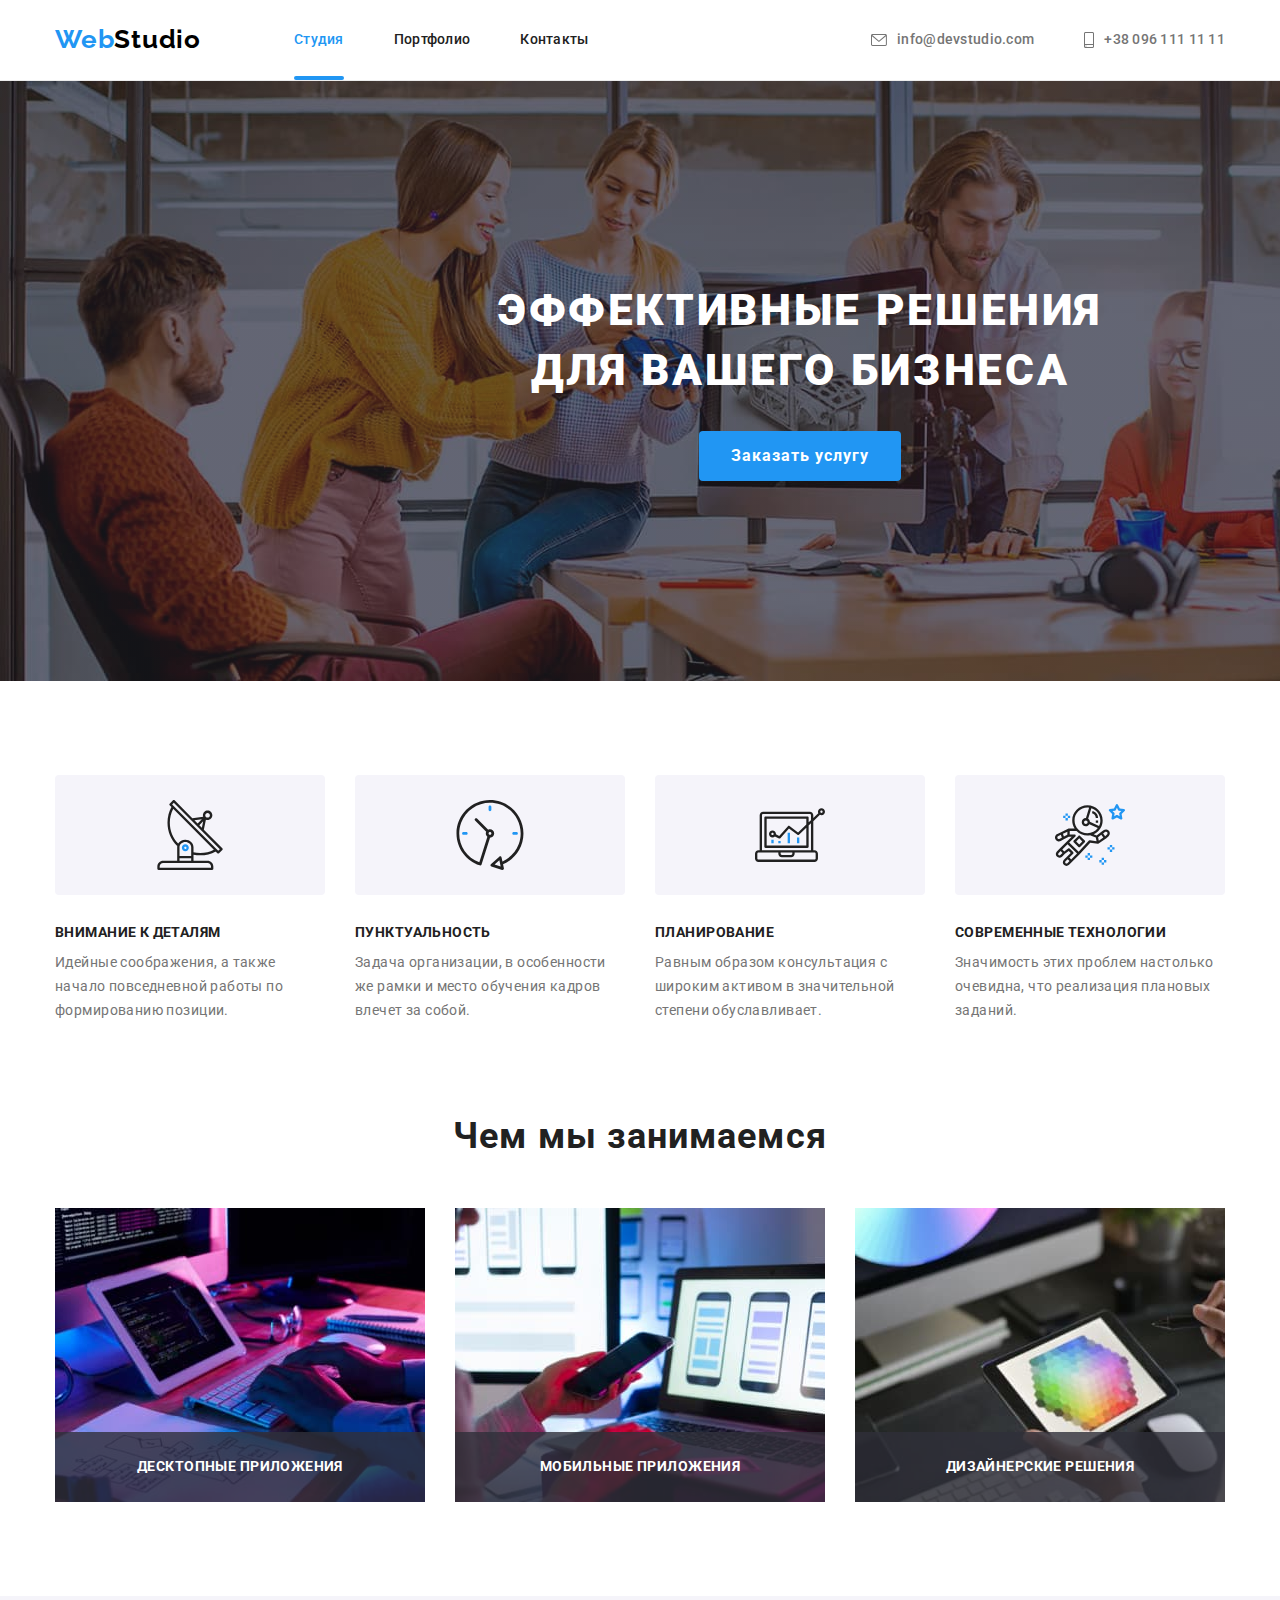
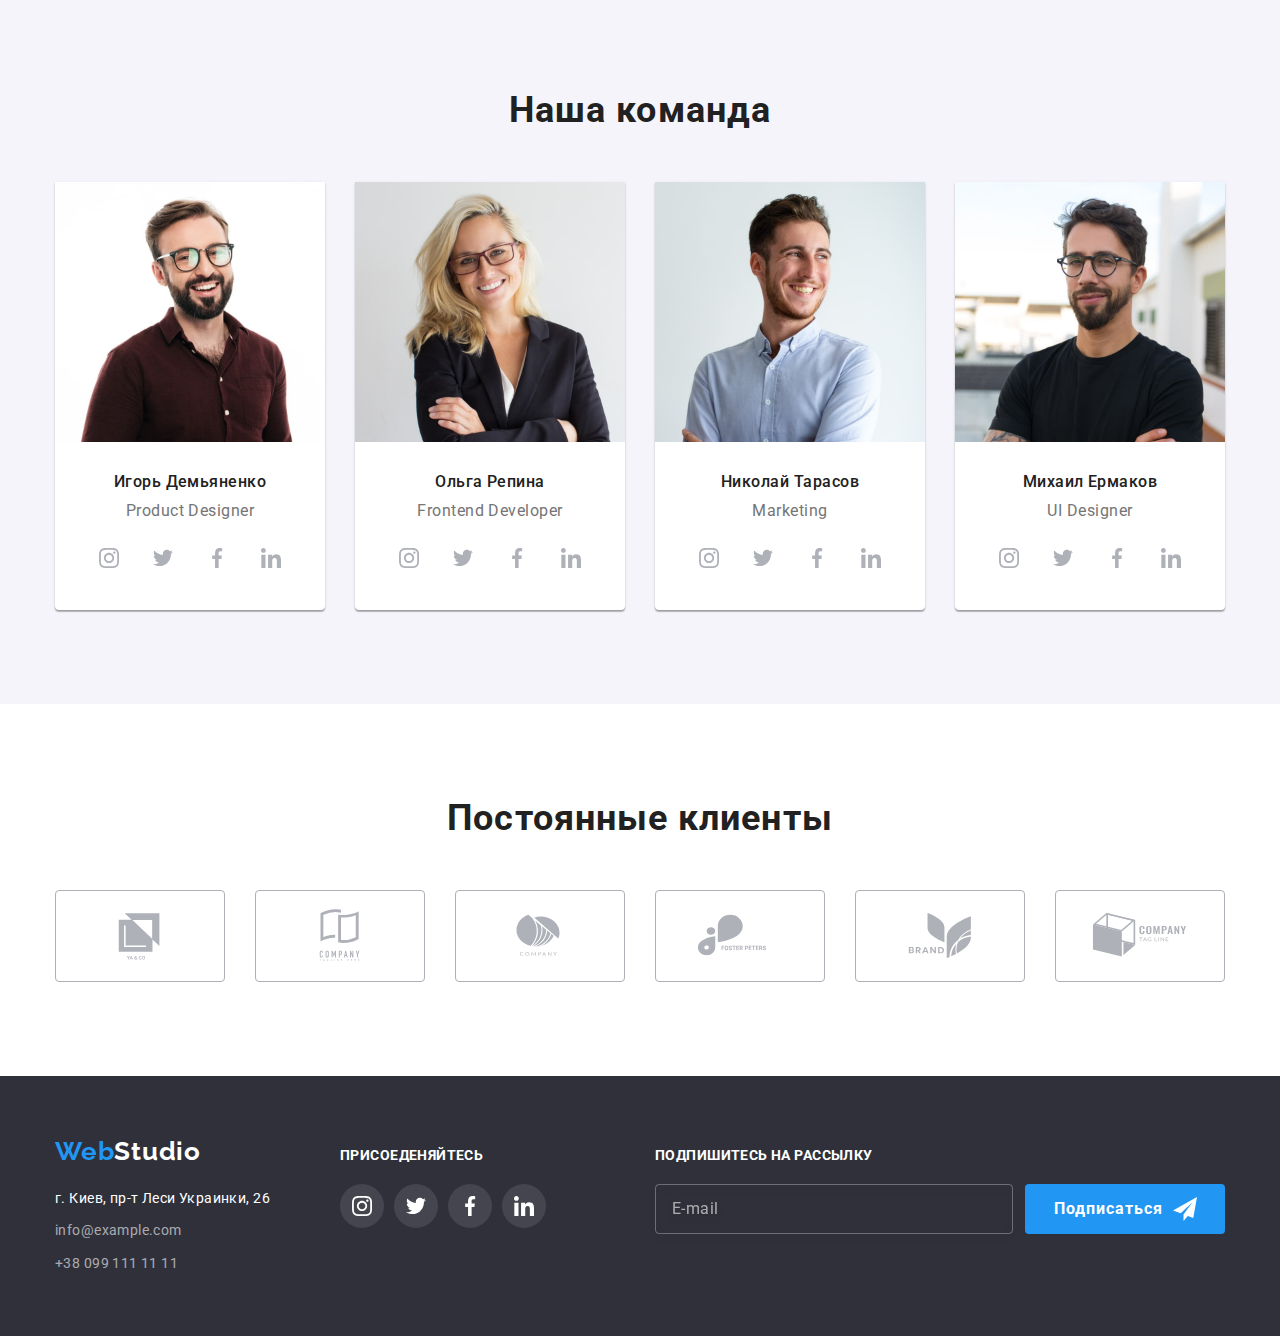
<file: index.html>
<!DOCTYPE html>
<html lang="ru">
  <head>
    <meta charset="UTF-8" />
    <meta http-equiv="X-UA-Compatible" content="IE=edge" />
    <meta name="viewport" content="width=device-width, initial-scale=1.0" />
    <title>WebStudio</title>
    <link
      href="https://fonts.googleapis.com/css2?family=Raleway:wght@700&family=Roboto:wght@400;500;700;900&display=swap"
      rel="stylesheet"
    />
    <link
      rel="stylesheet"
      href="https://cdnjs.cloudflare.com/ajax/libs/modern-normalize/1.1.0/modern-normalize.min.css"
    />
    <link rel="stylesheet" href="./css/main.min.css" />
  </head>
  <body>
    <!--HEADER-->
    <header class="header">
      <div class="container header-container">
        <nav class="navigation">
          <a href="/" class="logo link-global-line"><span class="logo-first">Web</span>Studio</a>
          <ul class="nav-list">
            <li class="nav-list__item">
              <a class="nav current link-global-line" href="./index.html">Студия</a>
            </li>
            <li class="nav-list__item">
              <a class="nav link-global-line" href="./portfolio.html">Портфолио</a>
            </li>
            <li class="nav-list__item"><a class="nav link-global-line" href="">Контакты</a></li>
          </ul>
        </nav>
        <ul class="nav-list">
          <li class="contact-list__item">
            <a class="contact link-global-line" href="mailto:info@devstudio.com">
              <svg class="icon-nav" width="16px" height="12px">
                <use href="./images/sprite.svg#icon-email"></use>
              </svg>
              info@devstudio.com</a
            >
          </li>
          <li class="contact-list__item">
            <a class="contact link-global-line" href="tel:+380961111111">
              <svg class="icon-nav" width="10px" height="16px">
                <use href="./images/sprite.svg#icon-smartphone"></use>
              </svg>
              +38 096 111 11 11</a
            >
          </li>
        </ul>
      </div>
    </header>
    <!--MAIN-->
    <main>
      <!--SECTION 1-->
      <section class="sec-one">
        <div class="container hero">
          <h1 class="mtitle">Эффективные решения для вашего бизнеса</h1>
          <button class="mbtn" type="button" data-modal-open>Заказать услугу</button>
        </div>
      </section>
      <!--SECTION 2-->
      <section class="section">
        <div class="container">
          <h2 class="second-title none">В чем наше преимущество?</h2>
          <ul class="advantage-list">
            <li class="advantage-list__item">
              <div class="advantage-list__icons">
                <svg class="advantage-list__icon" width="70px" height="70px">
                  <use href="./images/sprite.svg#icon-antenna"></use>
                </svg>
              </div>
              <h3 class="title-three">Внимание к деталям</h3>
              <p class="">
                Идейные соображения, а также <br />
                начало повседневной работы по <br />
                формированию позиции.
              </p>
            </li>
            <li class="advantage-list__item">
              <div class="advantage-list__icons">
                <svg class="advantage-list__icon" width="70px" height="70px">
                  <use href="./images/sprite.svg#icon-clock"></use>
                </svg>
              </div>
              <h3 class="title-three">Пунктуальность</h3>
              <p class="">
                Задача организации, в особенности <br />
                же рамки и место обучения кадров <br />
                влечет за собой.
              </p>
            </li>
            <li class="advantage-list__item">
              <div class="advantage-list__icons">
                <svg class="advantage-list__icon" width="70px" height="70px">
                  <use href="./images/sprite.svg#icon-diagram"></use>
                </svg>
              </div>
              <h3 class="title-three">Планирование</h3>
              <p class="">
                Равным образом консультация с <br />
                широким активом в значительной <br />
                степени обуславливает.
              </p>
            </li>
            <li class="advantage-list__item">
              <div class="advantage-list__icons">
                <svg class="advantage-list__icon" width="70px" height="70px">
                  <use href="./images/sprite.svg#icon-astronaut"></use>
                </svg>
              </div>
              <h3 class="title-three">Современные технологии</h3>
              <p class="">
                Значимость этих проблем настолько <br />
                очевидна, что реализация плановых <br />
                заданий.
              </p>
            </li>
          </ul>
        </div>
      </section>
      <!--SECTION 3-->
      <section class="section-three">
        <div class="container">
          <h2 class="second-title title-sec-three">Чем мы занимаемся</h2>
          <ul class="photo-list">
            <li class="photo-list__item">
              <div class="thumb">
                <img src="./images/imgnote.jpg" width="370" alt="Печатает на клавиатуре" />
                <p class="title-three label-sec-three">Десктопные приложения</p>
              </div>
            </li>
            <li class="photo-list__item">
              <div class="thumb">
                <img src="./images/imgphone.jpg" width="370" alt="Смотрит в телефон" />
                <p class="title-three label-sec-three">Мобильные приложения</p>
              </div>
            </li>
            <li class="photo-list__item">
              <div class="thumb">
                <img src="./images/imgtab.jpg" width="370" alt="Смотрит в планшет" />
                <p class="title-three label-sec-three">Дизайнерские решения</p>
              </div>
            </li>
          </ul>
        </div>
      </section>
      <!--SECTION 4-->
      <section class="section section-four">
        <div class="container">
          <h2 class="second-title sec-title">Наша команда</h2>
          <ul class="team-list">
            <li class="team-list__item">
              <img src="./images/productdesigner.jpg" alt="productdesigner" width="270" />
              <div class="team-list__cards">
                <h3 class="card-title">Игорь Демьяненко</h3>
                <p class="card-info">Product Designer</p>
                <ul class="team-links">
                  <li class="team-links__li">
                    <a href="" class="link link-global-line">
                      <svg width="20px" height="20px" class="link-icon">
                        <use href="./images/sprite.svg#icon-instagram"></use>
                      </svg>
                    </a>
                  </li>
                  <li class="team-links__li">
                    <a href="" class="link link-global-line">
                      <svg width="20px" height="20px" class="link-icon">
                        <use href="./images/sprite.svg#icon-twitter"></use>
                      </svg>
                    </a>
                  </li>
                  <li class="team-links__li">
                    <a href="" class="link link-global-line">
                      <svg width="20px" height="20px" class="link-icon">
                        <use href="./images/sprite.svg#icon-facebook"></use>
                      </svg>
                    </a>
                  </li>
                  <li class="team-links__li">
                    <a href="" class="link link-global-line">
                      <svg width="20px" height="20px" class="link-icon">
                        <use href="./images/sprite.svg#icon-linkedin"></use>
                      </svg>
                    </a>
                  </li>
                </ul>
              </div>
            </li>
            <li class="team-list__item">
              <img src="./images/frontend.jpg" alt="frontend" width="270" />
              <div class="team-list__cards">
                <h3 class="card-title">Ольга Репина</h3>
                <p class="card-info">Frontend Developer</p>
                <ul class="team-links">
                  <li class="team-links__li">
                    <a href="" class="link link-global-line">
                      <svg width="20px" height="20px" class="link-icon">
                        <use href="./images/sprite.svg#icon-instagram"></use>
                      </svg>
                    </a>
                  </li>
                  <li class="team-links__li">
                    <a href="" class="link link-global-line">
                      <svg width="20px" height="20px" class="link-icon">
                        <use href="./images/sprite.svg#icon-twitter"></use>
                      </svg>
                    </a>
                  </li>
                  <li class="team-links__li">
                    <a href="" class="link link-global-line">
                      <svg width="20px" height="20px" class="link-icon">
                        <use href="./images/sprite.svg#icon-facebook"></use>
                      </svg>
                    </a>
                  </li>
                  <li class="team-links__li">
                    <a href="" class="link link-global-line">
                      <svg width="20px" height="20px" class="link-icon">
                        <use href="./images/sprite.svg#icon-linkedin"></use>
                      </svg>
                    </a>
                  </li>
                </ul>
              </div>
            </li>
            <li class="team-list__item">
              <img src="./images/marketing.jpg" alt="marketing" width="270" />
              <div class="team-list__cards">
                <h3 class="card-title">Николай Тарасов</h3>
                <p class="card-info">Marketing</p>
                <ul class="team-links">
                  <li class="team-links__li">
                    <a href="" class="link link-global-line">
                      <svg width="20px" height="20px" class="link-icon">
                        <use href="./images/sprite.svg#icon-instagram"></use>
                      </svg>
                    </a>
                  </li>
                  <li class="team-links__li">
                    <a href="" class="link link-global-line">
                      <svg width="20px" height="20px" class="link-icon">
                        <use href="./images/sprite.svg#icon-twitter"></use>
                      </svg>
                    </a>
                  </li>
                  <li class="team-links__li">
                    <a href="" class="link link-global-line">
                      <svg width="20px" height="20px" class="link-icon">
                        <use href="./images/sprite.svg#icon-facebook"></use>
                      </svg>
                    </a>
                  </li>
                  <li class="team-links__li">
                    <a href="" class="link link-global-line">
                      <svg width="20px" height="20px" class="link-icon">
                        <use href="./images/sprite.svg#icon-linkedin"></use>
                      </svg>
                    </a>
                  </li>
                </ul>
              </div>
            </li>
            <li class="team-list__item">
              <img src="./images/ui.jpg" alt="ui" width="270" />
              <div class="team-list__cards">
                <h3 class="card-title">Михаил Ермаков</h3>
                <p class="card-info">UI Designer</p>
                <ul class="team-links">
                  <li class="team-links__li">
                    <a href="" class="link link-global-line">
                      <svg width="20px" height="20px" class="link-icon">
                        <use href="./images/sprite.svg#icon-instagram"></use>
                      </svg>
                    </a>
                  </li>
                  <li class="team-links__li">
                    <a href="" class="link link-global-line">
                      <svg width="20px" height="20px" class="link-icon">
                        <use href="./images/sprite.svg#icon-twitter"></use>
                      </svg>
                    </a>
                  </li>
                  <li class="team-links__li">
                    <a href="" class="link link-global-line">
                      <svg width="20px" height="20px" class="link-icon">
                        <use href="./images/sprite.svg#icon-facebook"></use>
                      </svg>
                    </a>
                  </li>
                  <li class="team-links__li">
                    <a href="" class="link link-global-line">
                      <svg width="20px" height="20px" class="link-icon">
                        <use href="./images/sprite.svg#icon-linkedin"></use>
                      </svg>
                    </a>
                  </li>
                </ul>
              </div>
            </li>
          </ul>
        </div>
      </section>
      <!-- SECTION 5-->
      <section class="section sec-five">
        <div class="container">
          <h2 class="second-title sec-title">Постоянные клиенты</h2>
          <ul class="list-partners">
            <li class="list-partners__logo">
              <a href="" class="list-partners__link link-global-line"
                ><svg width="106px" height="60px">
                  <use href="./images/sprite.svg#icon-logo-one"></use>
                </svg>
              </a>
            </li>
            <li class="list-partners__logo">
              <a href="" class="list-partners__link link-global-line"
                ><svg width="106px" height="60px">
                  <use href="./images/sprite.svg#icon-logo-two"></use>
                </svg>
              </a>
            </li>
            <li class="list-partners__logo">
              <a href="" class="list-partners__link link-global-line"
                ><svg width="106px" height="60px">
                  <use href="./images/sprite.svg#icon-logo-three"></use>
                </svg>
              </a>
            </li>
            <li class="list-partners__logo">
              <a href="" class="list-partners__link link-global-line"
                ><svg width="106px" height="60px">
                  <use href="./images/sprite.svg#icon-logo-four"></use>
                </svg>
              </a>
            </li>
            <li class="list-partners__logo">
              <a href="" class="list-partners__link link-global-line"
                ><svg width="106px" height="60px">
                  <use href="./images/sprite.svg#icon-logo-five"></use>
                </svg>
              </a>
            </li>
            <li class="list-partners__logo">
              <a href="" class="list-partners__link link-global-line"
                ><svg width="106px" height="60px">
                  <use href="./images/sprite.svg#icon-logo-six"></use>
                </svg>
              </a>
            </li>
          </ul>
        </div>
      </section>
    </main>
    <!--FOOOOOOOOOTER-->
    <footer class="footer">
      <div class="container container-footer">
        <div class="footer-nav-address">
          <a href="/" class="logo-footer link-global-line"
            ><span class="logo-first">Web</span>Studio</a
          >
          <address class="address-list">
            <p class="address">г. Киев, пр-т Леси Украинки, 26</p>
            <a class="contact-footer link-global-line" href="mailto:info@example.com"
              >info@example.com</a
            >
            <a class="contact-footer link-global-line" href="tel:+380991111111"
              >+38 099 111 11 11</a
            >
          </address>
        </div>
        <div class="social">
          <p class="footer-title-link">ПРИСОЕДЕНЯЙТЕСЬ</p>
          <ul class="footer-list-link">
            <li>
              <a href="" class="footer-link link-global-line"
                ><svg width="20px" height="20px">
                  <use href="./images/sprite.svg#icon-instagram"></use>
                </svg>
              </a>
            </li>
            <li>
              <a href="" class="footer-link link-global-line"
                ><svg width="20px" height="20px">
                  <use href="./images/sprite.svg#icon-twitter"></use>
                </svg>
              </a>
            </li>
            <li>
              <a href="" class="footer-link link-global-line"
                ><svg width="20px" height="20px">
                  <use href="./images/sprite.svg#icon-facebook"></use>
                </svg>
              </a>
            </li>
            <li>
              <a href="" class="footer-link link-global-line"
                ><svg width="20px" height="20px">
                  <use href="./images/sprite.svg#icon-linkedin"></use>
                </svg>
              </a>
            </li>
          </ul>
        </div>
        <form class="follow-form-footer">
          <p class="footer-title-link">Подпишитесь на рассылку</p>
          <div class="follow-footer">
            <input type="email" name="user_email" class="follow-input" placeholder="E-mail" />
            <button type="submit" class="follow-btn-footer">
              Подписаться
              <svg width="24px" height="24px">
                <use href="./images/sprite.svg#icon-send"></use>
              </svg>
            </button>
          </div>
        </form>
      </div>
    </footer>
    <div class="backdrop is-hidden" data-modal>
      <div class="modal">
        <button type="button" class="modal-close-btn" data-modal-close>
          <svg class="modal-close-icon" width="18" height="18">
            <use href="./images/sprite.svg#icon-close-modal"></use>
          </svg>
        </button>
        <form class="contact-form">
          <p class="modal-text">Оставьте свои данные, мы вам перезвоним</p>
          <label for="user-name" class="modal-label">Имя</label>
          <div class="contact-form-input-wrapper">
            <input name="user_name" id="user-name" type="text" class="modal-input" required />
            <svg class="modal-icon" width="12px" height="12px">
              <use href="./images/sprite.svg#icon-user"></use>
            </svg>
          </div>
          <label for="user-phone" class="modal-label">Телефон</label>
          <div class="contact-form-input-wrapper">
            <input
              name="user_phone"
              id="user-phone"
              type="tel"
              class="modal-input"
              required
              pattern="[0-9]{3}-[0-9]{3}-[0-9]{2}-[0-9]{2}"
              title="xxx-xxx-xx-xx"
            />
            <svg class="modal-icon" width="12px" height="12px">
              <use href="./images/sprite.svg#icon-phone"></use>
            </svg>
          </div>
          <label for="user-email" class="modal-label">Почта</label>
          <div class="contact-form-input-wrapper">
            <input name="user_email" id="user-email" type="email" class="modal-input" required />
            <svg class="modal-icon" width="12px" height="12px">
              <use href="./images/sprite.svg#icon-mail"></use>
            </svg>
          </div>
          <label for="modal-message" class="modal-label">Комментарий</label>
          <textarea
            id="modal-message"
            name="modal_message"
            class="modal-message"
            placeholder="Введите текст"
          ></textarea>
          <div class="contact-form-checkbox-wrapper">
            <input
              name="accept_policy"
              id="accept-policy"
              type="checkbox"
              class="contact-form-checkbox none"
              required
            />
            <label for="accept-policy" class="contact-form-checkbox-label"
              >Соглашаюсь с рассылкой и принимаю&nbsp;
              <a href="" class="modal-link">Условия договора</a></label
            >
          </div>
          <button type="submit" class="modal-submit">Отправить</button>
        </form>
      </div>
    </div>
    <script src="./js/modal.js"></script>
  </body>
</html>
</file>
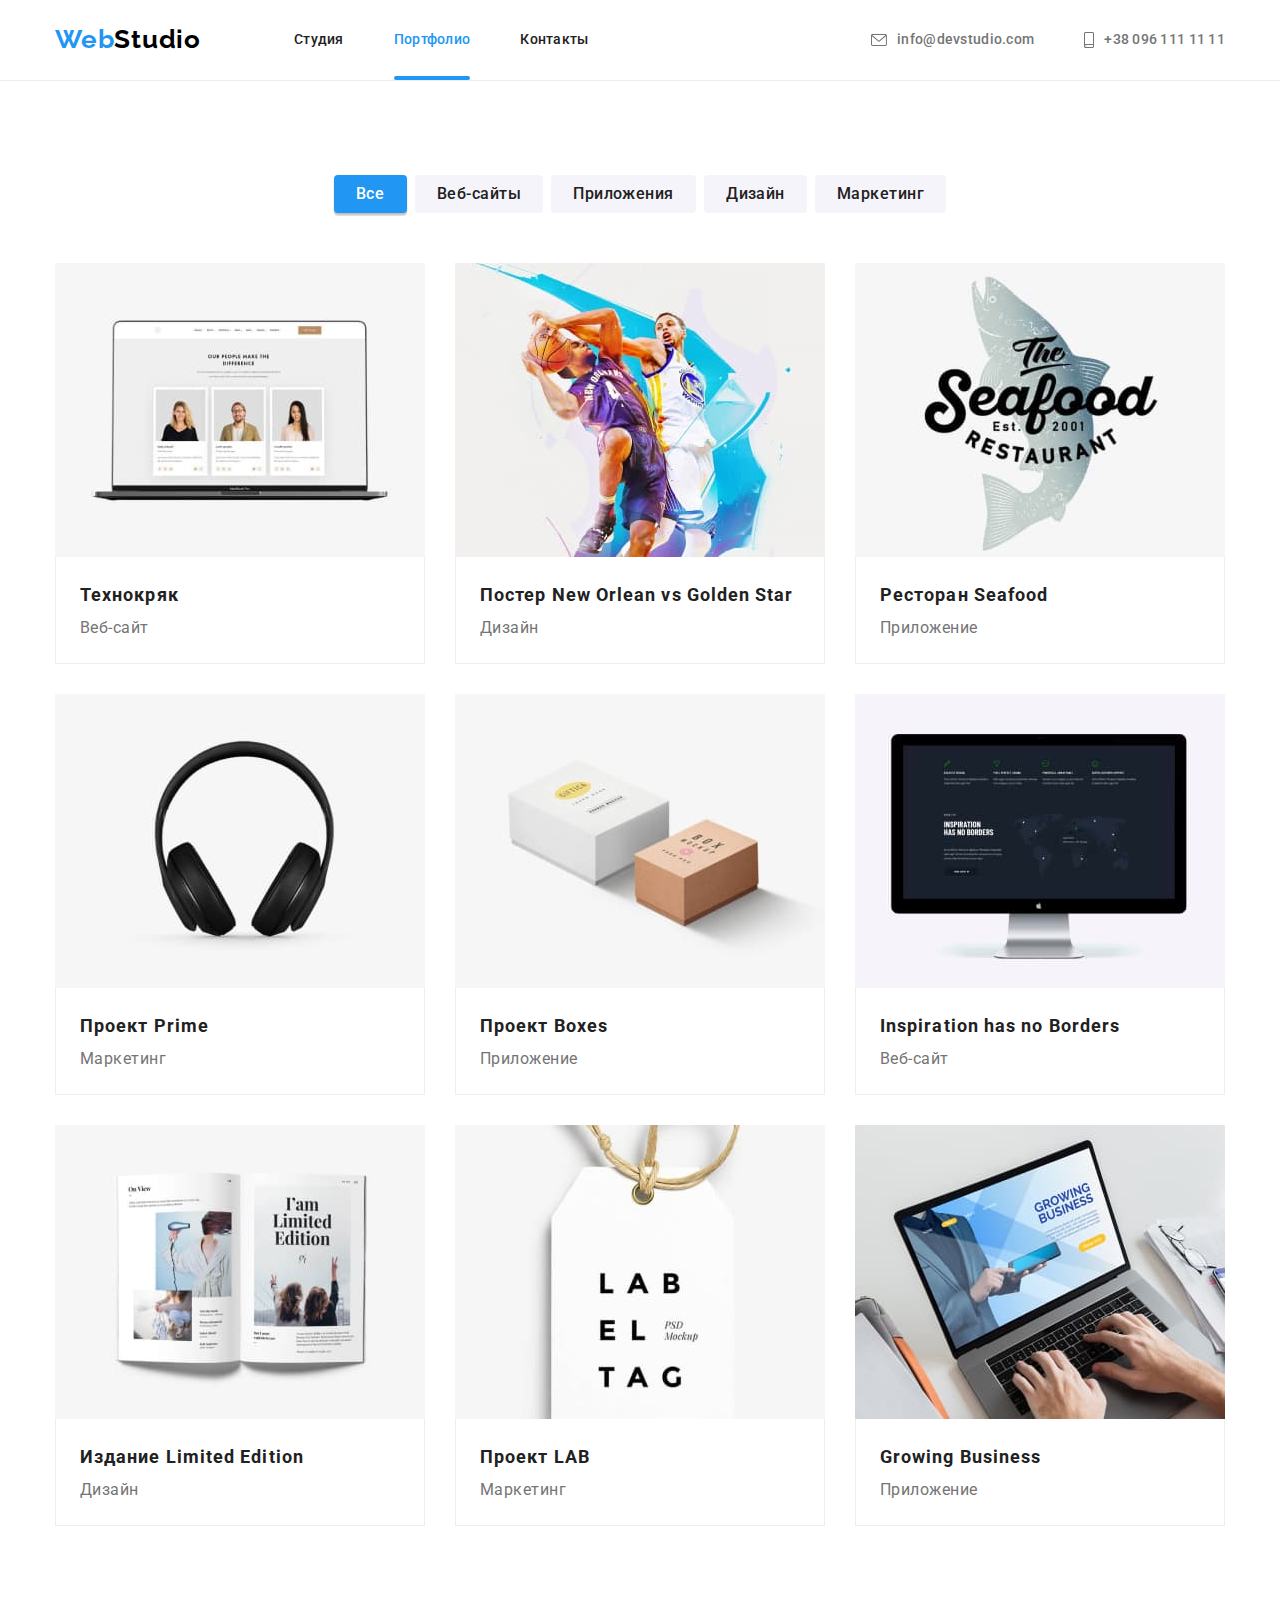
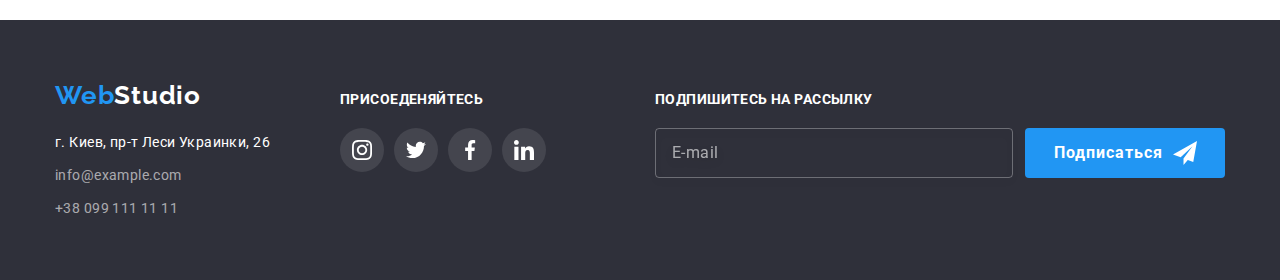
<file: portfolio.html>
<!DOCTYPE html>
<html lang="ru">
  <head>
    <meta charset="UTF-8" />
    <meta http-equiv="X-UA-Compatible" content="IE=edge" />
    <meta name="viewport" content="width=device-width, initial-scale=1.0" />
    <title>WebStudio</title>
    <link
      href="https://fonts.googleapis.com/css2?family=Raleway:wght@700&family=Roboto:wght@400;500;700;900&display=swap"
      rel="stylesheet"
    />
    <link
      rel="stylesheet"
      href="https://cdnjs.cloudflare.com/ajax/libs/modern-normalize/1.1.0/modern-normalize.min.css"
    />
    <link rel="stylesheet" href="./css/main.min.css" />
  </head>
  <body>
    <!--HEADER-->
    <header class="header">
      <div class="container header-container">
        <nav class="navigation">
          <a href="/" class="logo link-global-line"><span class="logo-first">Web</span>Studio</a>
          <ul class="nav-list">
            <li class="nav-list__item">
              <a class="nav link-global-line" href="./index.html">Студия</a>
            </li>
            <li class="nav-list__item">
              <a class="nav current link-global-line" href="./portfolio.html">Портфолио</a>
            </li>
            <li class="nav-list__item"><a class="nav link-global-line" href="">Контакты</a></li>
          </ul>
        </nav>
        <ul class="nav-list">
          <li class="contact-list__item">
            <a class="contact link-global-line" href="mailto:info@devstudio.com">
              <svg class="icon-nav" width="16px" height="12px">
                <use href="./images/sprite.svg#icon-email"></use>
              </svg>
              info@devstudio.com</a
            >
          </li>
          <li class="contact-list__item">
            <a class="contact link-global-line" href="tel:+380961111111">
              <svg class="icon-nav" width="10px" height="16px">
                <use href="./images/sprite.svg#icon-smartphone"></use>
              </svg>
              +38 096 111 11 11</a
            >
          </li>
        </ul>
      </div>
    </header>
    <!--MAIN-->
    <main>
      <!--SECTION 1-->
      <section class="section">
        <div class="container">
          <h1 class="none">Портфолио</h1>
          <ul class="btn-list">
            <li class="btn-list-item">
              <button class="btn one current-btn" type="button">Все</button>
            </li>
            <li class="btn-list-item"><button class="btn two" type="button">Веб-сайты</button></li>
            <li class="btn-list-item">
              <button class="btn three" type="button">Приложения</button>
            </li>
            <li class="btn-list-item"><button class="btn four" type="button">Дизайн</button></li>
            <li class="btn-list-item"><button class="btn five" type="button">Маркетинг</button></li>
          </ul>
          <ul class="card-list">
            <li class="card-list-item">
              <a href="" class="card-list-item-wrapper link-global-line">
                <div class="wrapper">
                  <img class="cards-img" src="./images/lpatop.jpg" alt="laptop" width="370" />
                  <p class="overlay">
                    Технокряк это современная площадка распространения коронавируса. Компании
                    используют эту платформу для цифрового шпионажа и атак на защищённые сервера
                    конкурентов.
                  </p>
                </div>
                <div class="cases">
                  <h2 class="case-title">Технокряк</h2>
                  <p class="case-text">Веб-сайт</p>
                </div>
              </a>
            </li>
            <li class="card-list-item">
              <a href="" class="card-list-item-wrapper link-global-line">
                <div class="wrapper">
                  <img class="cards-img" src="./images/bbal.jpg" alt="bbalplayers" width="370" />
                  <p class="overlay">
                    Технокряк это современная площадка распространения коронавируса. Компании
                    используют эту платформу для цифрового шпионажа и атак на защищённые сервера
                    конкурентов.
                  </p>
                </div>
                <div class="cases">
                  <h2 class="case-title">Постер New Orlean vs Golden Star</h2>
                  <p class="case-text">Дизайн</p>
                </div>
              </a>
            </li>
            <li class="card-list-item">
              <a href="" class="card-list-item-wrapper link-global-line">
                <div class="wrapper">
                  <img class="cards-img" src="./images/seafood.jpg" alt="fish" width="370" />
                  <p class="overlay">
                    Технокряк это современная площадка распространения коронавируса. Компании
                    используют эту платформу для цифрового шпионажа и атак на защищённые сервера
                    конкурентов.
                  </p>
                </div>
                <div class="cases">
                  <h2 class="case-title">Ресторан Seafood</h2>
                  <p class="case-text">Приложение</p>
                </div>
              </a>
            </li>
            <li class="card-list-item">
              <a href="" class="card-list-item-wrapper link-global-line">
                <div class="wrapper">
                  <img
                    class="cards-img"
                    src="./images/headphones.jpg"
                    alt="headphones"
                    width="370"
                  />
                  <p class="overlay">
                    Технокряк это современная площадка распространения коронавируса. Компании
                    используют эту платформу для цифрового шпионажа и атак на защищённые сервера
                    конкурентов.
                  </p>
                </div>
                <div class="cases">
                  <h2 class="case-title">Проект Prime</h2>
                  <p class="case-text">Маркетинг</p>
                </div>
              </a>
            </li>
            <li class="card-list-item">
              <a href="" class="card-list-item-wrapper link-global-line">
                <div class="wrapper">
                  <img class="cards-img" src="./images/boxes.jpg" alt="boxes" width="370" />
                  <p class="overlay">
                    Технокряк это современная площадка распространения коронавируса. Компании
                    используют эту платформу для цифрового шпионажа и атак на защищённые сервера
                    конкурентов.
                  </p>
                </div>
                <div class="cases">
                  <h2 class="case-title">Проект Boxes</h2>
                  <p class="case-text">Приложение</p>
                </div>
              </a>
            </li>
            <li class="card-list-item">
              <a href="" class="card-list-item-wrapper link-global-line">
                <div class="wrapper">
                  <img class="cards-img" src="./images/screen.jpg" alt="screen" width="370" />
                  <p class="overlay">
                    Технокряк это современная площадка распространения коронавируса. Компании
                    используют эту платформу для цифрового шпионажа и атак на защищённые сервера
                    конкурентов.
                  </p>
                </div>
                <div class="cases">
                  <h2 class="case-title">Inspiration has no Borders</h2>
                  <p class="case-text">Веб-сайт</p>
                </div>
              </a>
            </li>
            <li class="card-list-item">
              <a href="" class="card-list-item-wrapper link-global-line">
                <div class="wrapper">
                  <img class="cards-img" src="./images/magazine.jpg" alt="magazine" width="370" />
                  <p class="overlay">
                    Технокряк это современная площадка распространения коронавируса. Компании
                    используют эту платформу для цифрового шпионажа и атак на защищённые сервера
                    конкурентов.
                  </p>
                </div>
                <div class="cases">
                  <h2 class="case-title">Издание Limited Edition</h2>
                  <p class="case-text">Дизайн</p>
                </div>
              </a>
            </li>
            <li class="card-list-item">
              <a href="" class="card-list-item-wrapper link-global-line">
                <div class="wrapper">
                  <img class="cards-img" src="./images/lab.jpg" alt="lable" width="370" />
                  <p class="overlay">
                    Технокряк это современная площадка распространения коронавируса. Компании
                    используют эту платформу для цифрового шпионажа и атак на защищённые сервера
                    конкурентов.
                  </p>
                </div>
                <div class="cases">
                  <h2 class="case-title">Проект LAB</h2>
                  <p class="case-text">Маркетинг</p>
                </div>
              </a>
            </li>
            <li class="card-list-item">
              <a href="" class="card-list-item-wrapper link-global-line">
                <div class="wrapper">
                  <img class="cards-img" src="./images/note.jpg" alt="laptop" width="370" />
                  <p class="overlay">
                    Технокряк это современная площадка распространения коронавируса. Компании
                    используют эту платформу для цифрового шпионажа и атак на защищённые сервера
                    конкурентов.
                  </p>
                </div>
                <div class="cases">
                  <h2 class="case-title">Growing Business</h2>
                  <p class="case-text">Приложение</p>
                </div>
              </a>
            </li>
          </ul>
        </div>
      </section>
    </main>

    <!--FOOOOOOOOOTER-->
    <footer class="footer">
      <div class="container container-footer">
        <div class="footer-nav-address">
          <a href="/" class="logo-footer link-global-line"
            ><span class="logo-first">Web</span>Studio</a
          >
          <address class="address-list">
            <p class="address">г. Киев, пр-т Леси Украинки, 26</p>
            <a class="contact-footer link-global-line" href="mailto:info@example.com"
              >info@example.com</a
            >
            <a class="contact-footer link-global-line" href="tel:+380991111111"
              >+38 099 111 11 11</a
            >
          </address>
        </div>
        <div class="social">
          <p class="footer-title-link">ПРИСОЕДЕНЯЙТЕСЬ</p>
          <ul class="footer-list-link">
            <li>
              <a href="" class="footer-link link-global-line"
                ><svg width="20px" height="20px">
                  <use href="./images/sprite.svg#icon-instagram"></use>
                </svg>
              </a>
            </li>
            <li>
              <a href="" class="footer-link link-global-line"
                ><svg width="20px" height="20px">
                  <use href="./images/sprite.svg#icon-twitter"></use>
                </svg>
              </a>
            </li>
            <li>
              <a href="" class="footer-link link-global-line"
                ><svg width="20px" height="20px">
                  <use href="./images/sprite.svg#icon-facebook"></use>
                </svg>
              </a>
            </li>
            <li>
              <a href="" class="footer-link link-global-line"
                ><svg width="20px" height="20px">
                  <use href="./images/sprite.svg#icon-linkedin"></use>
                </svg>
              </a>
            </li>
          </ul>
        </div>
        <form class="follow-form-footer">
          <p class="footer-title-link">Подпишитесь на рассылку</p>
          <div class="follow-footer">
            <input type="email" name="user_email" class="follow-input" placeholder="E-mail" />
            <button type="submit" class="follow-btn-footer">
              Подписаться
              <svg width="24px" height="24px">
                <use href="./images/sprite.svg#icon-send"></use>
              </svg>
            </button>
          </div>
        </form>
      </div>
    </footer>
  </body>
</html>
</file>
<file: css/main.min.css>
:root{--text: #757575;--title-nav-btn: #212121;--hov-nav-contacts: #2196f3;--mtitle-hovbtn: #ffffff;--bcg-mbtn: #2196f3;--bcg-mbtn-hov: #188ce8;--bcg-btn: #f5f4fa;--bcg-btn-hov: #2196f3;--bcg-footer-msec: #2f303a;--footer-contacts: rgba(255, 255, 255, 0.6);--team-links-hover: #afb1b8;--hero-bg: #c4c4c4;--logo-color-header: #000000}.none{position:absolute;width:1px;height:1px;margin:-1px;padding:0;overflow:hidden;border:0;clip:rect(0 0 0 0)}.link-global-line{text-decoration-line:none}ul,ol{margin-top:0;margin-bottom:0;padding-left:0;list-style:none}img{display:block;min-width:100%}header{border-bottom:1px solid #ececec}p,h1,h2,h3,h4,h5{margin-top:0;margin-bottom:0}body{color:var(--text);font-family:Roboto, sans-serif;font-size:14px;line-height:1.7;letter-spacing:0.03em}.container{width:1200px;padding-left:15px;padding-right:15px;margin-right:auto;margin-left:auto}.follow-btn-footer{width:200px;height:50px;display:flex;align-items:center;justify-content:space-between;cursor:pointer;background-color:var(--bcg-mbtn);color:var(--mtitle-hovbtn);font-weight:700;font-size:16px;line-height:1.875;letter-spacing:0.06em;min-width:200px;padding-top:10px;padding-bottom:10px;padding-right:28px;padding-left:29px;border-radius:4px;border:0px;transition:background-color 250ms cubic-bezier(0.4, 0, 0.2, 1)}.follow-btn-footer:hover,.follow-btn-footer:focus{background-color:var(--bcg-mbtn-hov)}.mbtn{cursor:pointer;background-color:var(--bcg-mbtn);color:var(--mtitle-hovbtn);font-weight:700;font-size:16px;line-height:1.875;letter-spacing:0.06em;min-width:200px;padding-top:10px;padding-bottom:10px;padding-right:32px;padding-left:32px;border-radius:4px;border:0px;transition:background-color 250ms cubic-bezier(0.4, 0, 0.2, 1)}.mbtn:hover,.mbtn:focus{background-color:var(--bcg-mbtn-hov)}.btn{cursor:pointer;background-color:var(--bcg-btn);color:var(--title-nav-btn);font-family:Roboto, sans-serif;font-weight:500;font-size:16px;line-height:1.625;text-align:center;letter-spacing:0.03em;border-radius:4px;border:0px;transition:background-color 250ms cubic-bezier(0.4, 0, 0.2, 1),color 250ms cubic-bezier(0.4, 0, 0.2, 1),box-shadow 250ms cubic-bezier(0.4, 0, 0.2, 1)}.btn:hover,.btn:focus{background-color:var(--bcg-btn-hov);color:var(--mtitle-hovbtn);box-shadow:0px 3px 1px rgba(0,0,0,0.1),0px 1px 2px rgba(0,0,0,0.08),0px 2px 2px rgba(0,0,0,0.12)}.current-btn{background-color:var(--bcg-btn-hov);color:var(--mtitle-hovbtn);box-shadow:0px 3px 1px rgba(0,0,0,0.1),0px 1px 2px rgba(0,0,0,0.08),0px 2px 2px rgba(0,0,0,0.12)}.modal-close-btn{position:absolute;top:8px;right:8px;width:30px;height:30px;border-radius:50%;background:var(--mtitle-hovbtn);border:1px solid rgba(0,0,0,0.1);background-color:transparent;padding:0;display:flex;justify-content:center;align-items:center;cursor:pointer;transition:fill 250ms cubic-bezier(0.4, 0, 0.2, 1)}.modal-close-btn:hover,.modal-close-btn:focus{fill:var(--hov-nav-contacts)}.modal-submit{width:200px;height:50px;font-weight:700;font-size:16px;line-height:1.875;display:flex;align-items:center;justify-content:center;letter-spacing:0.06em;color:var(--mtitle-hovbtn);background-color:var(--hov-nav-contacts);box-shadow:0px 4px 4px rgba(0,0,0,0.15);border-radius:4px;cursor:pointer;transition:background-color 250ms cubic-bezier(0.4, 0, 0.2, 1);border:0px;display:block;margin:0 auto}.modal-submit:hover,.modal-submit:focus{background-color:var(--bcg-mbtn-hov)}.btn-list{display:flex;justify-content:center;margin-bottom:50px}.btn-list-item:not(:last-child){margin-right:8px}.nav{color:var(--title-nav-btn);font-weight:500;font-size:14px;line-height:1.14;letter-spacing:0.02em;transition:color 250ms cubic-bezier(0.4, 0, 0.2, 1);display:block;padding-top:32px;padding-bottom:32px}.current{color:var(--hov-nav-contacts);position:relative}.current::after{content:"";width:100%;height:4px;background-color:var(--hov-nav-contacts);border-radius:2px;position:absolute;bottom:0;left:0}.contact-footer{color:var(--footer-contacts);font-style:normal;display:inline-block;transition:color 250ms cubic-bezier(0.4, 0, 0.2, 1)}.contact-footer:not(:last-child){margin-bottom:9px}.contact-footer:hover,.contact-footer:focus{color:var(--hov-nav-contacts)}.footer-link{display:flex;width:44px;height:44px;justify-content:center;align-items:center;background-color:rgba(255,255,255,0.1);border-radius:50%;fill:var(--mtitle-hovbtn);transition:background-color 250ms cubic-bezier(0.4, 0, 0.2, 1)}.footer-link:hover,.footer-link:focus{background-color:var(--hov-nav-contacts)}.link{display:flex;border-radius:50%;width:44px;height:44px;background-color:var(--mtitle-hovbtn);justify-content:center;align-items:center;fill:var(--team-links-hover);transition:background-color 250ms cubic-bezier(0.4, 0, 0.2, 1),fill 250ms cubic-bezier(0.4, 0, 0.2, 1)}.link:hover,.link:focus{background-color:var(--hov-nav-contacts);fill:var(--mtitle-hovbtn)}.mtitle{color:var(--mtitle-hovbtn);font-weight:900;font-size:44px;line-height:1.36;text-align:center;letter-spacing:0.06em;text-transform:uppercase;margin-bottom:30px}.second-title{color:var(--title-nav-btn);font-weight:700;font-size:36px;line-height:1.16;text-align:center;letter-spacing:0.03em}.title-three{color:var(--title-nav-btn);font-weight:700;font-size:14px;line-height:1.14;letter-spacing:0.03em;text-transform:uppercase;margin-bottom:10px}.title-sec-three{margin-bottom:50px}.card-title{color:var(--title-nav-btn);font-weight:500;font-size:16px;line-height:1.187;text-align:center;letter-spacing:0.03em;margin-bottom:10px}.sec-title{margin-bottom:50px}.case-title{color:var(--title-nav-btn);font-weight:700;font-size:18px;line-height:2;letter-spacing:0.06em}.label-sec-three{position:absolute;margin:0;bottom:0;width:100%;background-color:rgba(47,48,58,0.8);color:var(--mtitle-hovbtn);display:flex;justify-content:center;align-items:center;height:70px}.card-info{font-size:16px;line-height:1.187;text-align:center;letter-spacing:0.03em;margin-bottom:16px}.address{color:var(--mtitle-hovbtn);font-style:normal;margin-bottom:9px}.footer-title-link{font-family:Roboto, sans-serif;font-style:normal;font-weight:700;font-size:14px;line-height:1.14;letter-spacing:0.03em;color:var(--mtitle-hovbtn);margin-bottom:20px}.overlay{font-weight:400;font-size:18px;line-height:1.55;letter-spacing:0.03em;position:absolute;top:0;left:0;width:100%;height:100%;padding:63px 24px;background-color:rgba(33,150,243,0.9);color:var(--mtitle-hovbtn);overflow:auto;transform:translateY(101%);transition:transform 250ms linear}.case-text{font-weight:400;font-size:16px;line-height:1.875;letter-spacing:0.03em;color:var(--text)}.backdrop{position:fixed;top:0;left:0;width:100vw;height:100vh;background-color:rgba(0,0,0,0.2);transform:scale(1);transition:transform 500ms ease-in-out, opacity 500ms ease-in-out, visibility 500ms ease-in-out}.backdrop.is-hidden{opacity:0;visibility:hidden;pointer-events:none;transform:scale(2)}.modal{position:absolute;top:50%;left:50%;transform:translate(-50%, -50%);width:528px;height:581px;background-color:var(--mtitle-hovbtn);box-shadow:0px 1px 3px rgba(0,0,0,0.12),0px 1px 1px rgba(0,0,0,0.14),0px 2px 1px rgba(0,0,0,0.2);border-radius:4px;padding:40px}.contact-form{display:flex;flex-direction:column}.modal-text{font-style:normal;font-weight:700;font-size:20px;line-height:1.15;text-align:center;letter-spacing:0.03em;color:var(--title-nav-btn);margin-bottom:12px}.modal-label{font-style:normal;font-weight:400;font-size:12px;line-height:1.16;letter-spacing:0.01em;color:var(--text);margin-bottom:4px}.modal-input{width:448px;height:40px;border:1px solid rgba(33,33,33,0.2);box-sizing:border-box;border-radius:4px;cursor:pointer;padding-left:42px;transition:border-color 250ms cubic-bezier(0.4, 0, 0.2, 1)}.modal-input:hover,.modal-input:focus{border-color:var(--hov-nav-contacts);outline:none}.modal-icon{transition:fill 250ms cubic-bezier(0.4, 0, 0.2, 1)}.modal-input:hover+.modal-icon,.modal-input:focus+.modal-icon{fill:var(--hov-nav-contacts)}.modal-message{resize:none;width:448px;height:120px;border:1px solid rgba(33,33,33,0.2);border-radius:4px;padding-top:12px;padding-bottom:12px;padding-left:16px;padding-right:16px;margin-bottom:20px;transition:border-color 250ms cubic-bezier(0.4, 0, 0.2, 1)}.modal-message:hover,.modal-message:focus{border-color:var(--hov-nav-contacts);outline:none;cursor:pointer}.modal-message::placeholder{font-weight:400;font-size:14px;line-height:1.14;letter-spacing:0.01em;color:rgba(117,117,117,0.5)}.contact-form-input-wrapper{position:relative;margin-bottom:10px}.modal-icon{position:absolute;top:50%;left:12px;transform:translateY(-50%)}.modal-link{text-decoration:underline;font-style:normal;font-weight:400;font-size:14px;line-height:1.7;letter-spacing:0.03em;color:var(--hov-nav-contacts)}.contact-form-checkbox-label{font-style:normal;font-weight:400;font-size:14px;line-height:1.7;letter-spacing:0.03em;color:var(--text);cursor:pointer;display:flex;align-items:center}.contact-form-checkbox-label::before{content:'';display:inline-block;width:16px;height:15px;border-radius:2px;margin-right:7px;cursor:pointer;background-image:url("../images/chekbox-unchecked.svg");transition:outline 250ms cubic-bezier(0.4, 0, 0.2, 1)}.contact-form-checkbox:checked+.contact-form-checkbox-label::before{background-image:url("../images/check.svg");background-color:var(--hov-nav-contacts);background-repeat:no-repeat;background-position:center}.contact-form-checkbox:focus+.contact-form-checkbox-label::before,.contact-form-checkbox:hover+.contact-form-checkbox-label::before{outline:solid var(--hov-nav-contacts)}.contact-form-checkbox-wrapper{display:flex;align-items:center;margin-bottom:30px;justify-content:center}.header-container{display:flex;align-items:center}.logo{color:var(--logo-color-header);font-family:Raleway, sans-serif;font-weight:700;font-size:26px;line-height:1.19;letter-spacing:0.03em;margin-right:93px;padding-top:24px;padding-bottom:25px}.logo-first{color:var(--hov-nav-contacts)}.navigation{display:flex}.nav-list{display:flex;align-items:center;margin-left:auto}.nav-list__item:not(:last-child){margin-right:50px}.contact-list__item:not(:last-child){margin-right:50px}.nav:hover,.nav:focus{color:var(--hov-nav-contacts)}.contact{color:var(--text);font-weight:500;font-size:14px;line-height:1.14;letter-spacing:0.02em;display:flex;align-items:center;transition:color 250ms cubic-bezier(0.4, 0, 0.2, 1);padding-top:32px;padding-bottom:32px}.contact:hover,.contact:focus{color:var(--hov-nav-contacts)}.icon-nav{fill:currentColor;margin-right:10px}.container-footer{display:flex;align-items:baseline}.footer{background-color:var(--bcg-footer-msec);padding-top:60px;padding-bottom:60px}.logo-footer{color:var(--mtitle-hovbtn);font-family:Raleway, sans-serif;font-weight:700;font-size:26px;line-height:1.19;letter-spacing:0.03em;display:inline-block;margin-bottom:20px}.footer-list-link{display:flex;width:206px;height:44px;justify-content:space-between}.footer-nav-address{margin-right:70px;display:flex;flex-direction:column}.address-list{display:flex;flex-direction:column;justify-content:center}.social{margin-right:auto}.follow-footer{display:flex;align-items:center}.footer-title-link{margin-bottom:20px;text-transform:uppercase}.follow-input{width:358px;height:50px;border:1px solid rgba(255,255,255,0.3);filter:drop-shadow(0px 4px 4px rgba(0,0,0,0.15));border-radius:4px;margin-right:12px;background-color:transparent;font-style:normal;font-weight:400;font-size:16px;line-height:1.25;letter-spacing:0.03em;color:var(--mtitle-hovbtn);padding-left:16px;cursor:pointer;transition:border-color 250ms cubic-bezier(0.4, 0, 0.2, 1)}.follow-input:hover,.follow-input:focus{border-color:var(--hov-nav-contacts);outline:none}.follow-input::placeholder{color:rgba(255,255,255,0.6)}.sec-one{background-color:var(--hero-bg);height:600px;text-align:center;padding-top:200px;padding-bottom:200px;background-image:linear-gradient(to right, rgba(47,48,58,0.4), rgba(47,48,58,0.4)),url("../images/bgimg.jpg");background-repeat:no-repeat;background-size:cover;background-position:center;width:1600px;margin:0 auto}.hero{width:696px}.section{padding-top:94px;padding-bottom:94px}.advantage-list{display:flex}.advantage-list__item{width:270px}.advantage-list__item:not(:last-child){margin-right:30px}.advantage-list__icons{width:270px;height:120px;margin-bottom:30px;border-radius:4px;background-color:var(--bcg-btn);display:flex;justify-content:center;align-items:center}.section-three{padding-bottom:94px}.photo-list{display:flex}.photo-list__item:not(:last-child){margin-right:30px}.thumb{position:relative}.section-four{background-color:var(--bcg-btn)}.team-list__cards{padding-top:30px;padding-bottom:30px;padding-left:32px;padding-right:32px}.team-links{display:flex;width:206px}.team-links__li:not(:last-child){margin-right:10px}.team-list{display:flex}.team-list__item{width:270px;height:428px;background-color:var(--mtitle-hovbtn);border-radius:0px 0px 4px 4px;box-shadow:0px 1px 3px rgba(0,0,0,0.12),0px 1px 1px rgba(0,0,0,0.14),0px 2px 1px rgba(0,0,0,0.2)}.team-list__item:not(:last-child){margin-right:30px}.list-partners{display:flex}.list-partners__link{display:flex;width:170px;height:92px;justify-content:center;align-items:center;border:1px solid var(--team-links-hover);border-radius:4px;fill:var(--team-links-hover);transition:fill 250ms cubic-bezier(0.4, 0, 0.2, 1),border 250ms cubic-bezier(0.4, 0, 0.2, 1)}.list-partners__link:hover,.list-partners__link:focus{fill:var(--hov-nav-contacts);border:1px solid var(--hov-nav-contacts)}.list-partners__logo:not(:last-child){margin-right:30px}.one{padding-top:6px;padding-right:22px;padding-bottom:6px;padding-left:22px;min-width:73px}.two{padding-top:6px;padding-right:22px;padding-bottom:6px;padding-left:22px;min-width:128px}.three{padding-top:6px;padding-right:22px;padding-bottom:6px;padding-left:22px;min-width:145px}.four{padding-top:6px;padding-right:22px;padding-bottom:6px;padding-left:22px;min-width:103px}.five{padding-top:6px;padding-right:22px;padding-bottom:6px;padding-left:22px;min-width:130px}.market{padding-top:90px;padding-bottom:98px}.card-list{display:flex;flex-wrap:wrap}.card-list-item-wrapper{display:block}.card-list-item-wrapper:hover,.card-list-item-wrapper:focus{box-shadow:0px 1px 1px rgba(0,0,0,0.12),0px 4px 4px rgba(0,0,0,0.06),1px 4px 6px rgba(0,0,0,0.16);cursor:pointer}.card-list-item-wrapper:hover .overlay,.card-list-item-wrapper:focus .overlay{transform:translateY(0%)}.card-list-item:not(:nth-child(3n)){margin-right:30px}.card-list-item:not(:nth-last-child(-n+3)){margin-bottom:30px}.cases{padding-top:20px;padding-bottom:20px;padding-left:24px;padding-right:24px;border-bottom:1px solid #eeeeee;border-right:1px solid #eeeeee;border-left:1px solid #eeeeee}.wrapper{position:relative;overflow:hidden}
/*# sourceMappingURL=main.min.css.map */
</file>
